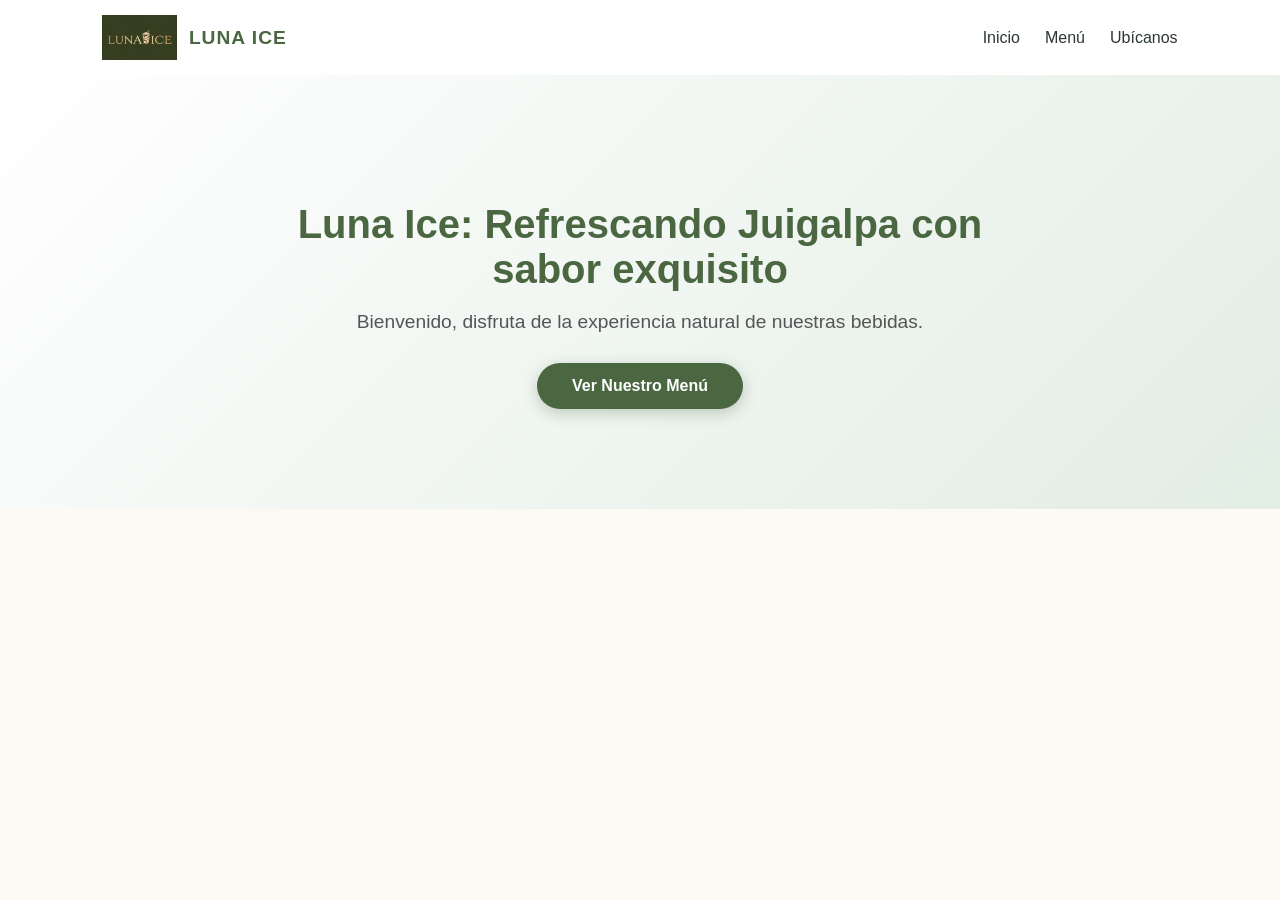
<file: index.html>
<!DOCTYPE html>
<html lang="es">
<head>
    <meta charset="UTF-8">
    <meta name="viewport" content="width=device-width, initial-scale=1.0">
    <title>Luna Ice</title>
    <link rel="stylesheet" href="css/styles.css">
    <link rel="stylesheet" href="https://cdnjs.cloudflare.com/ajax/libs/font-awesome/6.0.0/css/all.min.css">
</head>
<body>

    <nav class="navbar">
        <div class="logo-container">
            <img src="imagenes/Logo luna.png" alt="Logo Luna Ice" class="logo-img">
            <span class="logo-text">LUNA ICE</span>
        </div>
        <ul class="nav-links">
    <li><a href="#inicio">Inicio</a></li>
    <li><a href="Menu.html">Menú</a></li>
    <li><a href="Ubicacion.html">Ubícanos</a></li> </ul>
        </ul>
    </nav>

    <header id="inicio" class="hero">
        <div class="hero-content">
            <h1>Luna Ice: Refrescando Juigalpa con sabor exquisito</h1>
            <p>Bienvenido, disfruta de la experiencia natural de nuestras bebidas.</p>
            <a href="Menu.html" class="btn-main">Ver Nuestro Menú</a>
        </div>
    </header>

</body>
</html>
</file>
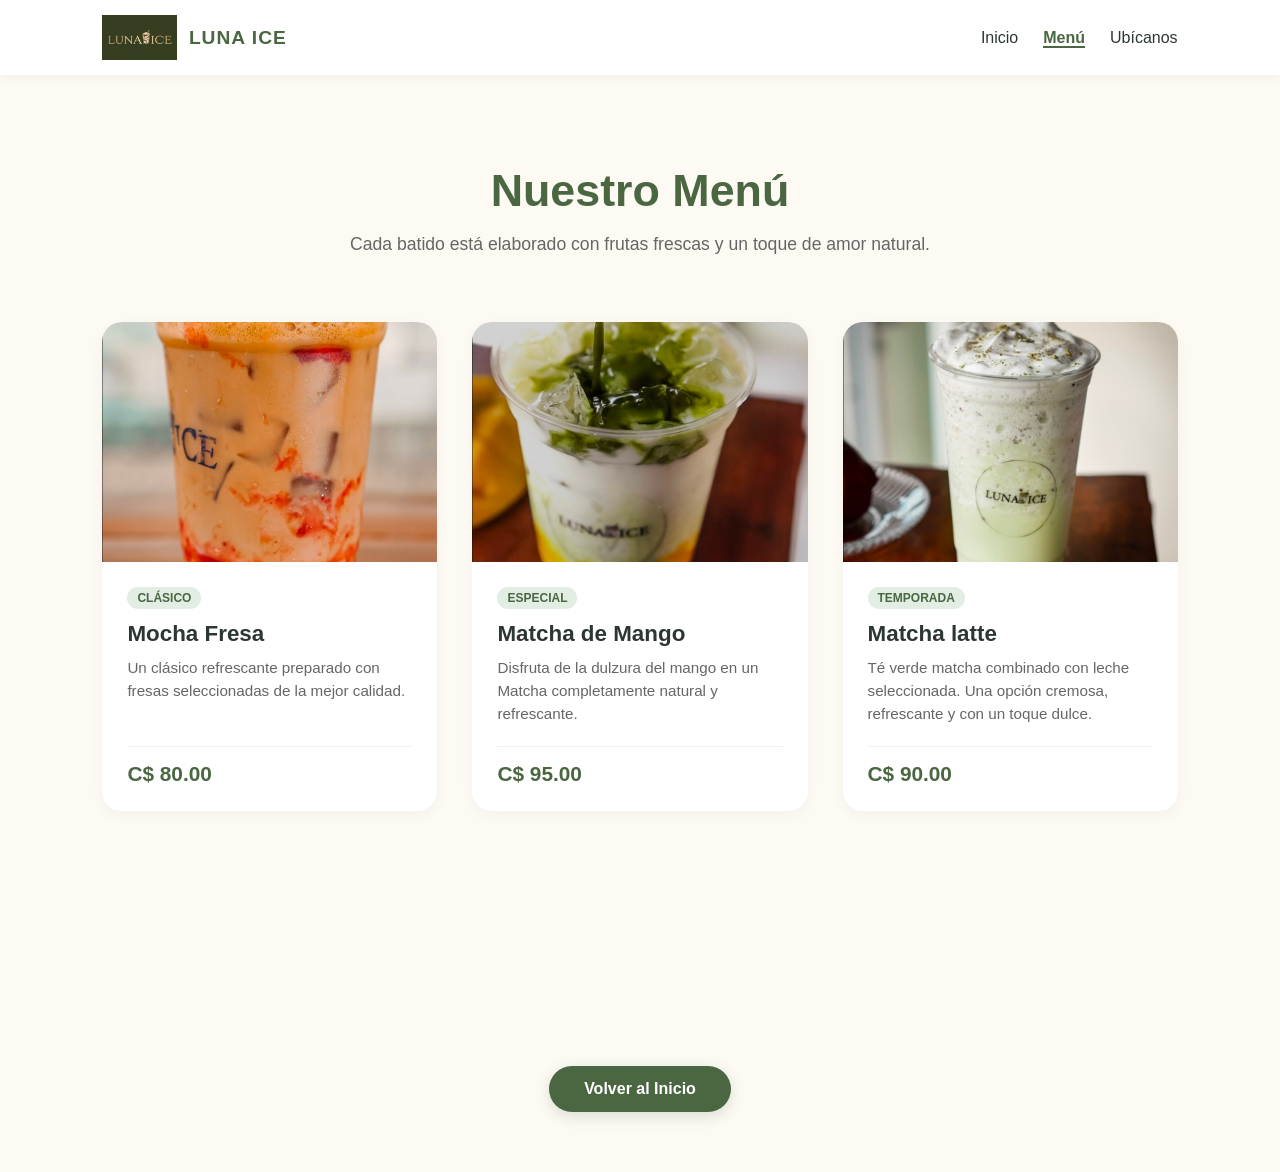
<file: Menu.html>
<!DOCTYPE html>
<html lang="es">
<head>
    <meta charset="UTF-8">
    <meta name="viewport" content="width=device-width, initial-scale=1.0">
    <title>Menú | Luna Ice</title>
    <link rel="stylesheet" href="css/styles.css">
</head>
<body>

    <nav class="navbar">
        <div class="logo-container">
            <img src="imagenes/Logo luna.png" alt="Logo Luna Ice" class="logo-img">
            <span class="logo-text">LUNA ICE</span>
        </div>
        <ul class="nav-links">
           <ul class="nav-links">
    <li><a href="index.html#inicio">Inicio</a></li>
    <li><a href="Menu.html" class="active">Menú</a></li>
    <li><a href="Ubicacion.html">Ubícanos</a></li> </ul>
        </ul>
    </nav>

    <header class="menu-header">
        <h1>Nuestro Menú</h1>
        <p>Cada batido está elaborado con frutas frescas y un toque de amor natural.</p>
    </header>

    <main class="menu-container">
        <div class="menu-grid">
            
            <div class="menu-card">
                <div class="card-img-box">
                   <img src="imagenes/MochaFresa.jpeg" alt="Batido Luna Fresa" class="product-img">
                </div>
                <div class="card-info">
                    <span class="tag-categoria">Clásico</span>
                    <h3>Mocha Fresa</h3>
                    <p>Un clásico refrescante preparado con fresas seleccionadas de la mejor calidad.</p>
                    <div class="card-footer-price">
                        <span class="precio">C$ 80.00</span>
                    </div>
                </div>
            </div>

            <div class="menu-card">
                <div class="card-img-box">
                 <img src="imagenes/MatchaMango.jpeg" alt="Batido Luna Mango" class="product-img">
                </div>
                <div class="card-info">
                    <span class="tag-categoria">Especial</span>
                    <h3>Matcha de Mango</h3>
                    <p>Disfruta de la dulzura del mango en un Matcha completamente natural y refrescante.</p>
                    <div class="card-footer-price">
                        <span class="precio">C$ 95.00</span>
                    </div>
                </div>
            </div>

            <div class="menu-card">
                <div class="card-img-box">
                  <img src="imagenes/MatchaLeche.jpeg" alt="Batido Matcha Latte" class="product-img">
                </div>
                <div class="card-info">
                    <span class="tag-categoria">Temporada</span>
                    <h3>Matcha latte</h3>
                    <p>Té verde matcha combinado con leche seleccionada. Una opción cremosa, refrescante y con un toque dulce.</p>
                    <div class="card-footer-price">
                        <span class="precio">C$ 90.00</span>
                    </div>
                </div>
            </div>
<main class="menu-container">
      </div> </main> <div class="seccion-regresar-final">
        <a href="index.html" class="btn-regresar-solido">Volver al Inicio</a>
    </div>
    </main>

</body>
</html>
</file>
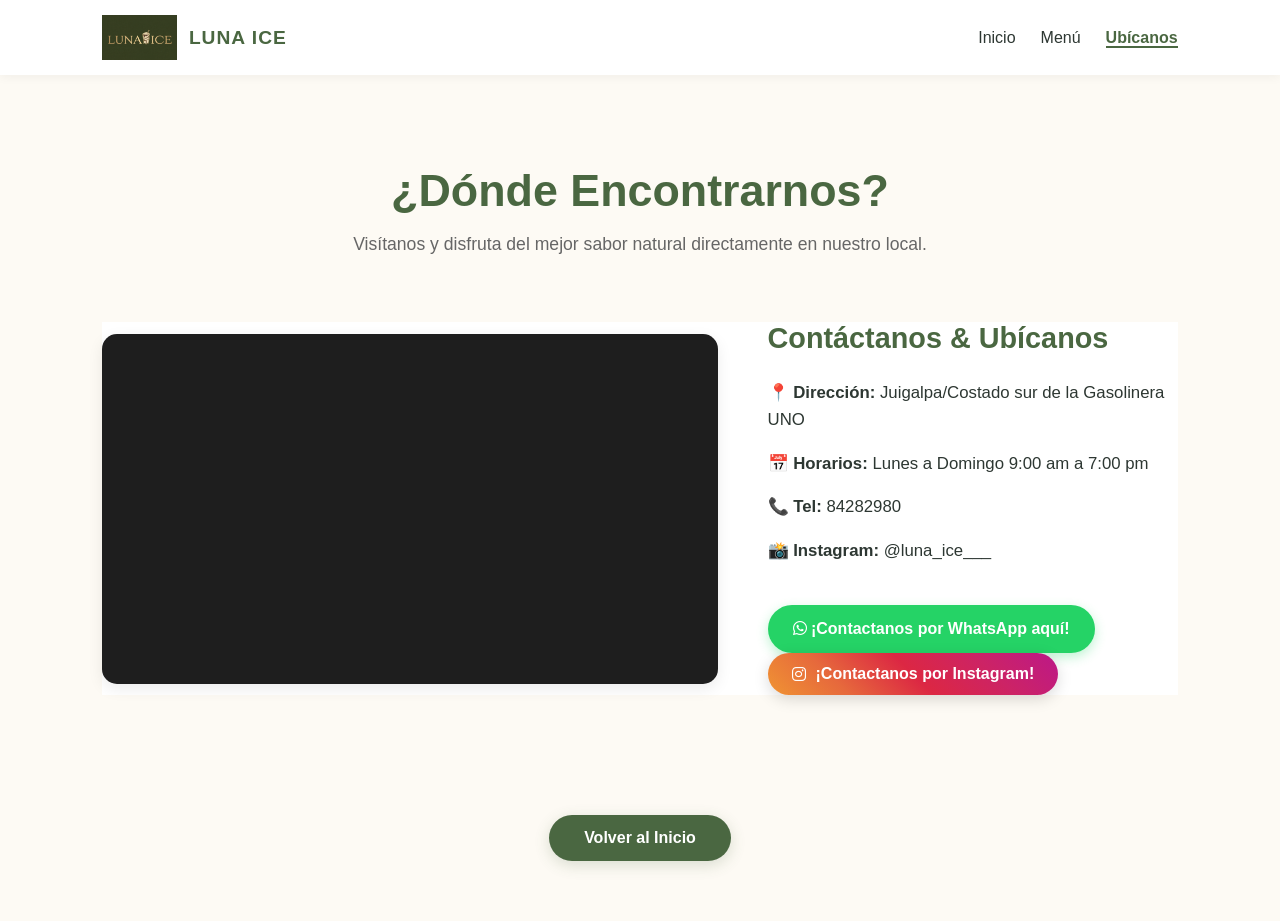
<file: Ubicacion.html>
<!DOCTYPE html>
<html lang="es">
<head>
    <meta charset="UTF-8">
    <meta name="viewport" content="width=device-width, initial-scale=1.0">
    <title>Ubicación | Luna Ice</title>
    <link rel="stylesheet" href="css/styles.css">
    <link rel="stylesheet" href="https://cdnjs.cloudflare.com/ajax/libs/font-awesome/6.0.0/css/all.min.css">
</head>
<body>

    <nav class="navbar">
        <div class="logo-container">
            <img src="imagenes/Logo luna.png" alt="Logo Luna Ice" class="logo-img">
            <span class="logo-text">LUNA ICE</span>
        </div>
        <ul class="nav-links">
            <li><a href="index.html#inicio">Inicio</a></li>
            <li><a href="Menu.html">Menú</a></li>
            <li><a href="Ubicacion.html" class="active">Ubícanos</a></li>
        </ul>
    </nav>

    <header class="menu-header">
        <h1>¿Dónde Encontrarnos?</h1>
        <p>Visítanos y disfruta del mejor sabor natural directamente en nuestro local.</p>
    </header>

    <main class="menu-container">
        <section class="footer-section" style="padding: 0;">
            <div class="contacto-grid">
                <div class="mapa-box">
                     <iframe src="https://www.google.com/maps/embed?pb=!1m18!1m12!1m3!1d3901.0358548569943!2d-85.37141989999999!3d12.109698000000002!2m3!1f0!2f0!3f0!3m2!1i1024!2i768!4f13.1!3m3!1m2!1s0x8f7363003ccc2905%3A0xf96ace61b8844d50!2sLuna%20Ice!5e0!3m2!1sen!2sni!4v1779833356699!5m2!1sen!2sni" style="border:0; width:100%; height:100%;" allowfullscreen="" loading="lazy" referrerpolicy="no-referrer-when-downgrade"></iframe>
                
                </div>
                <div class="info-datos">
                    <h3>Contáctanos & Ubícanos</h3>
                    <p class="dato-item">📍 <strong>Dirección:</strong> Juigalpa/Costado sur de la Gasolinera UNO</p>
                     <p class="dato-item">📅 <strong>Horarios:</strong> Lunes a Domingo 9:00 am a 7:00 pm</p>
                    <p class="dato-item">📞 <strong>Tel:</strong> 84282980</p>
                    <p class="dato-item">📸 <strong>Instagram:</strong> @luna_ice___</p>
                    <a href="https://wa.me/50584282980" class="btn-wsp">
                        <i class="fab fa-whatsapp"></i> ¡Contactanos por WhatsApp aquí!</a>
                    <a href="https://www.instagram.com/luna_ice___/" class="btn-ig" target="_blank">
            <i class="fab fa-instagram"></i> ¡Contactanos por Instagram!
        </a>
                </div>
            </div>
        </section>
    </main>

    <div class="seccion-regresar-final">
        <a href="index.html" class="btn-regresar-solido">Volver al Inicio</a>
    </div>

</body>
</html>
</file>
<file: css/styles.css>
:root {
    --verde-suave: #e2ede4;
    --verde-fuerte: #4a6741;
    --verde-hover: #3b5334;
    --crema: #fdfaf4;
    --coral: #f4a69a;
    --marron: #8b5e3c;
    --texto-oscuro: #2d3732;
}

body { 
    font-family: 'Segoe UI', Tahoma, Geneva, Verdana, sans-serif; 
    background-color: var(--crema); 
    margin: 0; 
    color: var(--texto-oscuro); 
}

/* --- NAVBAR --- */
.navbar { 
    display: flex; 
    justify-content: space-between; 
    align-items: center; 
    padding: 15px 8%; 
    background: white; 
    box-shadow: 0 2px 10px rgba(0,0,0,0.05);
}
.logo-container {
    display: flex;
    align-items: center;
    gap: 12px;
}
.logo-img { 
    height: 45px; 
    object-fit: contain;
}
.logo-text {
    font-weight: bold;
    font-size: 1.2rem;
    color: var(--verde-fuerte);
    letter-spacing: 1px;
}
.nav-links { 
    display: flex; 
    list-style: none; 
    gap: 25px; 
    margin: 0;
    padding: 0;
}
.nav-links a {
    text-decoration: none;
    color: var(--texto-oscuro);
    font-weight: 500;
    transition: color 0.3s ease;
}
.nav-links a:hover {
    color: var(--verde-fuerte);
}

/* --- HERO SECTION --- */
.hero { 
    background: linear-gradient(135deg, #ffffff 0%, var(--verde-suave) 100%);
    padding: 100px 5%; 
    text-align: center; 
}
.hero-content {
    max-width: 800px;
    margin: 0 auto;
}
.hero h1 {
    font-size: 2.5rem;
    color: var(--verde-fuerte);
    margin-bottom: 15px;
}
.hero p {
    font-size: 1.2rem;
    color: #555;
    margin-bottom: 30px;
}
.btn-main { 
    background: var(--verde-fuerte); 
    color: white; 
    padding: 14px 35px; 
    border-radius: 50px;
    text-decoration: none; 
    display: inline-block; 
    font-weight: bold;
    box-shadow: 0 4px 15px rgba(74, 103, 65, 0.3);
    transition: all 0.3s ease;
}
.btn-main:hover {
    background: var(--verde-hover);
    transform: translateY(-2px);
    box-shadow: 0 6px 20px rgba(74, 103, 65, 0.4);
}
.footer-section { 
    padding: 70px 8%; 
    background: white;
}
.contacto-grid { 
    display: grid; 
    grid-template-columns: 1.2fr 0.8fr; 
    gap: 50px; 
    align-items: center;
}
.mapa-box { 
    background: #1e1e1e;
    border-radius: 15px;
    overflow: hidden; 
    box-shadow: 0 5px 15px rgba(0,0,0,0.08);
    height: 350px; 
    display: flex;
    justify-content: center;
    align-items: center;
}
.info-datos h3 {
    font-size: 1.8rem;
    color: var(--verde-fuerte);
    margin-top: 0;
    margin-bottom: 25px;
}
.dato-item {
    font-size: 1.05rem;
    margin-bottom: 15px;
    line-height: 1.6;
}
.btn-wsp { 
    background: #25D366;
    color: white; 
    padding: 15px 25px; 
    border-radius: 50px; 
    display: inline-block;
    text-align: center; 
    text-decoration: none; 
    font-weight: bold;
    margin-top: 25px; 
    box-shadow: 0 4px 12px rgba(37, 211, 102, 0.3);
    transition: all 0.3s ease;
}
.btn-wsp:hover {
    background: #20ba5a;
    transform: translateY(-2px);
    box-shadow: 0 6px 18px rgba(37, 211, 102, 0.4);
}
.menu-header {
    text-align: center;
    padding: 60px 5% 30px 5%;
    background: transparent;
}

.menu-header h1 {
    font-size: 2.8rem;
    color: var(--verde-fuerte);
    margin-bottom: 10px;
}

.menu-header p {
    font-size: 1.1rem;
    color: #666;
}

.menu-container {
    padding: 20px 8% 80px 8%;
}

.menu-grid {
    display: grid;
    grid-template-columns: repeat(auto-fit, minmax(280px, 1fr));
    gap: 35px;
    justify-content: center;
    max-width: 1200px;
    margin: 0 auto;
}

.menu-card {
    background: white;
    border-radius: 20px;
    overflow: hidden;
    box-shadow: 0 4px 15px rgba(0, 0, 0, 0.04);
    transition: transform 0.3s ease, box-shadow 0.3s ease;
    display: flex;
    flex-direction: column;
}

.menu-card:hover {
    transform: translateY(-5px);
    box-shadow: 0 8px 25px rgba(74, 103, 65, 0.12);
}

.card-img-box {
    width: 100%;
    height: 240px;
    background-color: var(--verde-suave);
    display: flex;
    align-items: center;
    justify-content: center;
    overflow: hidden;
}

.product-img {
    width: 100%;
    height: 100%;
    object-fit: cover;
    transition: transform 0.5s ease;
}

.menu-card:hover .product-img {
    transform: scale(1.05);
}
.card-info {
    padding: 25px;
    display: flex;
    flex-direction: column;
    flex-grow: 1;
}

.tag-categoria {
    background-color: var(--verde-suave);
    color: var(--verde-fuerte);
    font-size: 0.75rem;
    font-weight: bold;
    padding: 4px 10px;
    border-radius: 20px;
    align-self: flex-start;
    margin-bottom: 12px;
    text-transform: uppercase;
}

.card-info h3 {
    margin: 0 0 10px 0;
    font-size: 1.4rem;
    color: var(--texto-oscuro);
}

.card-info p {
    margin: 0 0 20px 0;
    color: #666;
    font-size: 0.95rem;
    line-height: 1.5;
    flex-grow: 1;
}

.card-footer-price {
    border-top: 1px solid #f0f0f0;
    padding-top: 15px;
    display: flex;
    justify-content: space-between;
    align-items: center;
}

.precio {
    font-size: 1.3rem;
    font-weight: 700;
    color: var(--verde-fuerte);
}

.nav-links a.active {
    color: var(--verde-fuerte);
    font-weight: bold;
    border-bottom: 2px solid var(--verde-fuerte);
}
/* --- RESPONSIVE --- */
@media (max-width: 768px) { 
    .contacto-grid { 
        grid-template-columns: 1fr; 
        gap: 30px;
    }
    .hero h1 { font-size: 2rem; }
    .navbar { flex-direction: column; gap: 15px; padding: 15px; }
    .mapa-box { height: 250px; }
}
/* Boton regresar de la interfaz menu,html*/
.seccion-regresar-final {
    width: 100%;
    text-align: center;
    padding: 40px 0 60px 0;
    background-color: transparent;
}

.btn-regresar-solido {
    background-color: var(--verde-fuerte);
    color: white;
    padding: 14px 35px;
    border-radius: 50px;
    text-decoration: none;
    display: inline-block;
    font-weight: bold;
    font-size: 1rem;
    box-shadow: 0 4px 15px rgba(74, 103, 65, 0.2);
    transition: all 0.3s ease;
}

.btn-regresar-solido:hover {
    background-color: var(--verde-hover);
    transform: translateY(-2px);
    box-shadow: 0 6px 20px rgba(74, 103, 65, 0.35);
}
.botones-contacto {
    display: flex;
    gap: 15px;
    flex-wrap: wrap;
    margin-top: 20px;
}

.btn-ig {
    background: linear-gradient(45deg, #f09433 0%, #e6683c 25%, #dc2743 50%, #cc2366 75%, #bc1888 100%);
    color: white;
    padding: 12px 24px;
    border-radius: 50px; 
    text-decoration: none;
    font-weight: bold;
    display: inline-flex;
    align-items: center;
    justify-content: center;
    gap: 10px;
    box-shadow: 0 4px 15px rgba(0, 0, 0, 0.15);
    transition: all 0.3s ease;
}

.btn-ig:hover {
    transform: translateY(-3px);
    box-shadow: 0 6px 20px rgba(0, 0, 0, 0.25);
    opacity: 0.95;
}
</file>
